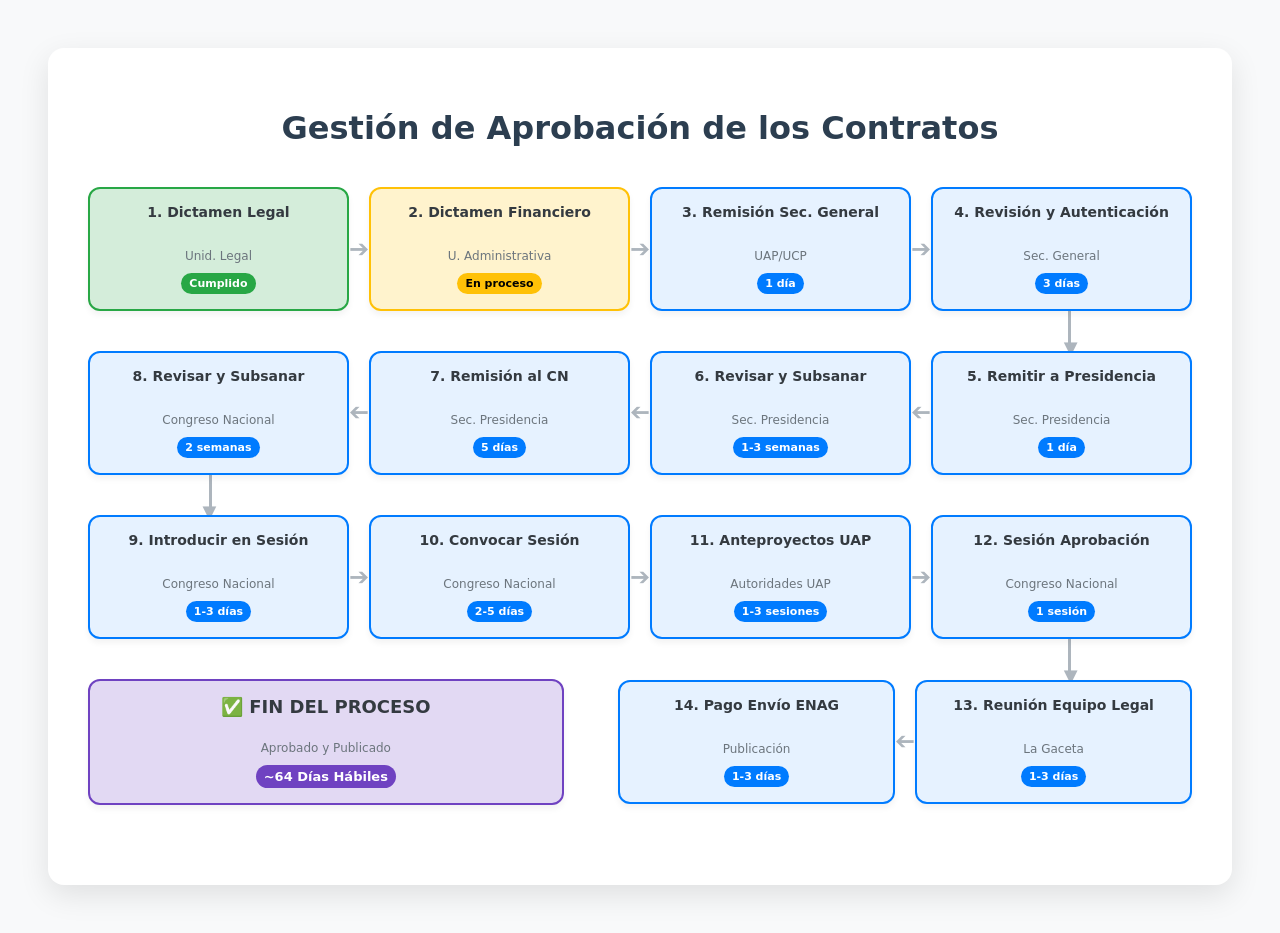
<file: diagrama1.html>
<!DOCTYPE html>
<html lang="es">
<head>
    <meta charset="UTF-8">
    <title>Proceso de Contratos</title>
    <style>
        body { font-family: 'Segoe UI', system-ui, sans-serif; background: #f8f9fa; padding: 40px; display: flex; justify-content: center; }
        .board { max-width: 1200px; background: white; padding: 40px; border-radius: 16px; box-shadow: 0 10px 30px rgba(0,0,0,0.1); width: 100%; }
        h1 { text-align: center; color: #2c3e50; margin-bottom: 40px; }
        .row { display: flex; justify-content: space-between; align-items: center; margin-bottom: 40px; position: relative; }
        .row.reverse { flex-direction: row-reverse; }
        
        .card { 
            width: 22%; background: #e9ecef; border: 2px solid #ced4da; border-radius: 12px; padding: 15px; text-align: center; position: relative; z-index: 2; box-shadow: 0 4px 6px rgba(0,0,0,0.05);
        }
        .card h3 { font-size: 14px; margin: 0 0 10px 0; color: #343a40; font-weight: 700; height: 35px; }
        .card p { font-size: 12px; margin: 5px 0; color: #6c757d; }
        .card .badge { display: inline-block; padding: 4px 8px; border-radius: 12px; font-size: 11px; font-weight: bold; margin-top: 5px; }
        
        /* Flechas horizontales */
        .arrow-right { font-size: 24px; color: #adb5bd; font-weight: bold; }
        .arrow-left { font-size: 24px; color: #adb5bd; font-weight: bold; transform: rotate(180deg); }
        
        /* Colores específicos */
        .c-green { background: #d4edda; border-color: #28a745; }
        .c-green .badge { background: #28a745; color: white; }
        
        .c-yellow { background: #fff3cd; border-color: #ffc107; }
        .c-yellow .badge { background: #ffc107; color: #000; }
        
        .c-blue { background: #e6f2ff; border-color: #007bff; }
        .c-blue .badge { background: #007bff; color: white; }
        
        .c-purple { background: #e2d9f3; border-color: #6f42c1; }
        .c-purple .badge { background: #6f42c1; color: white; }
        
        /* Flechas verticales para conectar filas */
        .down-connector {
            position: absolute; right: 11%; bottom: -40px; height: 40px; width: 3px; background: #adb5bd; z-index: 1;
        }
        .down-arrow {
            position: absolute; right: calc(11% - 7px); bottom: -47px; font-size: 18px; color: #adb5bd; z-index: 1;
        }
        
        .down-connector-left {
            position: absolute; left: 11%; bottom: -40px; height: 40px; width: 3px; background: #adb5bd; z-index: 1;
        }
        .down-arrow-left {
            position: absolute; left: calc(11% - 7px); bottom: -47px; font-size: 18px; color: #adb5bd; z-index: 1;
        }
    </style>
</head>
<body>
    <div class="board">
        <h1>Gestión de Aprobación de los Contratos</h1>
        
        <!-- Fila 1 de Izquierda a Derecha -->
        <div class="row">
            <div class="card c-green">
                <h3>1. Dictamen Legal</h3>
                <p>Unid. Legal</p>
                <span class="badge">Cumplido</span>
            </div>
            <div class="arrow-right">➔</div>
            <div class="card c-yellow">
                <h3>2. Dictamen Financiero</h3>
                <p>U. Administrativa</p>
                <span class="badge">En proceso</span>
            </div>
            <div class="arrow-right">➔</div>
            <div class="card c-blue">
                <h3>3. Remisión Sec. General</h3>
                <p>UAP/UCP</p>
                <span class="badge">1 día</span>
            </div>
            <div class="arrow-right">➔</div>
            <div class="card c-blue">
                <h3>4. Revisión y Autenticación</h3>
                <p>Sec. General</p>
                <span class="badge">3 días</span>
            </div>
            
            <!-- Conector hacia abajo a la derecha -->
            <div class="down-connector"></div>
            <div class="down-arrow">▼</div>
        </div>
        
        <!-- Fila 2 de Derecha a Izquierda -->
        <div class="row reverse">
            <div class="card c-blue">
                <h3>5. Remitir a Presidencia</h3>
                <p>Sec. Presidencia</p>
                <span class="badge">1 día</span>
            </div>
            <div class="arrow-left">➔</div>
            <div class="card c-blue">
                <h3>6. Revisar y Subsanar</h3>
                <p>Sec. Presidencia</p>
                <span class="badge">1-3 semanas</span>
            </div>
            <div class="arrow-left">➔</div>
            <div class="card c-blue">
                <h3>7. Remisión al CN</h3>
                <p>Sec. Presidencia</p>
                <span class="badge">5 días</span>
            </div>
            <div class="arrow-left">➔</div>
            <div class="card c-blue">
                <h3>8. Revisar y Subsanar</h3>
                <p>Congreso Nacional</p>
                <span class="badge">2 semanas</span>
            </div>
            
            <!-- Conector hacia abajo a la izquierda -->
            <div class="down-connector-left"></div>
            <div class="down-arrow-left">▼</div>
        </div>

        <!-- Fila 3 de Izquierda a Derecha -->
        <div class="row">
            <div class="card c-blue">
                <h3>9. Introducir en Sesión</h3>
                <p>Congreso Nacional</p>
                <span class="badge">1-3 días</span>
            </div>
            <div class="arrow-right">➔</div>
            <div class="card c-blue">
                <h3>10. Convocar Sesión</h3>
                <p>Congreso Nacional</p>
                <span class="badge">2-5 días</span>
            </div>
            <div class="arrow-right">➔</div>
            <div class="card c-blue">
                <h3>11. Anteproyectos UAP</h3>
                <p>Autoridades UAP</p>
                <span class="badge">1-3 sesiones</span>
            </div>
            <div class="arrow-right">➔</div>
            <div class="card c-blue">
                <h3>12. Sesión Aprobación</h3>
                <p>Congreso Nacional</p>
                <span class="badge">1 sesión</span>
            </div>
            
            <!-- Conector hacia abajo a la derecha -->
            <div class="down-connector"></div>
            <div class="down-arrow">▼</div>
        </div>

        <!-- Fila 4 (Final de Derecha a Izq) -->
        <div class="row reverse">
            <div class="card c-blue">
                <h3>13. Reunión Equipo Legal</h3>
                <p>La Gaceta</p>
                <span class="badge">1-3 días</span>
            </div>
            <div class="arrow-left">➔</div>
            <div class="card c-blue">
                <h3>14. Pago Envío ENAG</h3>
                <p>Publicación</p>
                <span class="badge">1-3 días</span>
            </div>
            <div class="arrow-left" style="opacity: 0;">➔</div>
            <div class="card c-purple" style="flex-grow: 1.5; text-align: center; margin-right: auto; max-width: 40%">
                <h3 style="font-size:18px;">✅ FIN DEL PROCESO</h3>
                <p>Aprobado y Publicado</p>
                <span class="badge" style="font-size: 13px;">~64 Días Hábiles</span>
            </div>
        </div>
        
    </div>
</body>
</html>
</file>
